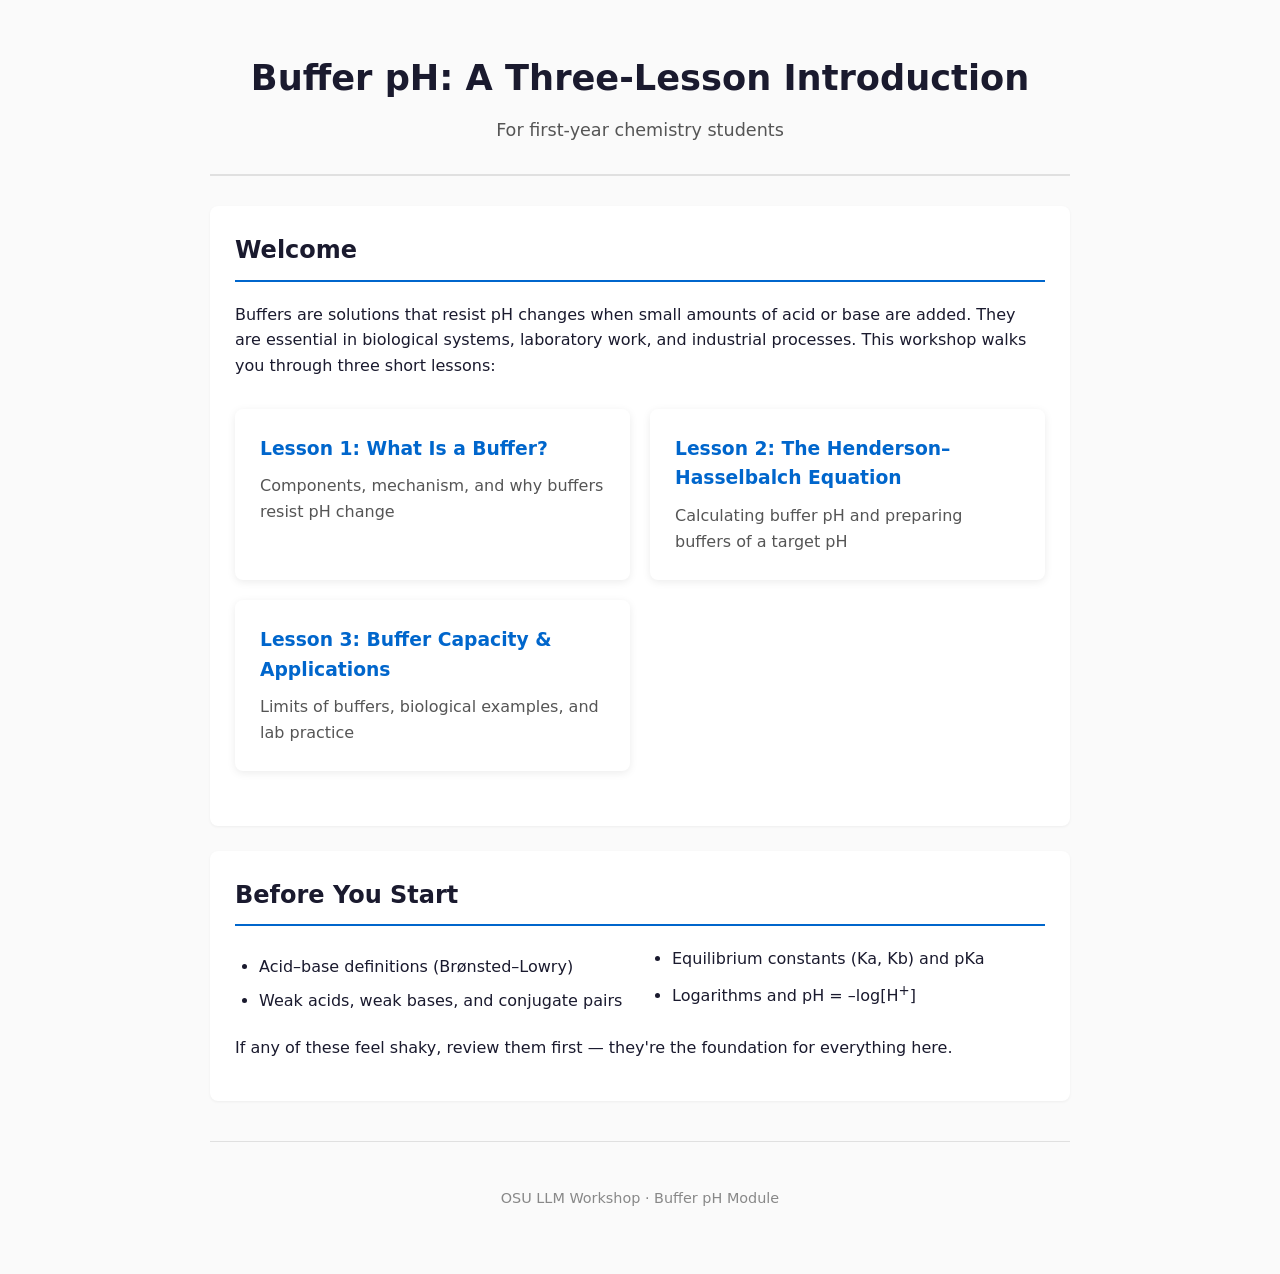
<file: index.html>
<!doctype html>
<html lang="en">
<head>
<meta charset="utf-8">
<meta name="viewport" content="width=device-width, initial-scale=1">
<title>Buffer pH — Workshop</title>
<link rel="stylesheet" href="style.css">
</head>
<body>
<header>
  <h1>Buffer pH: A Three-Lesson Introduction</h1>
  <p class="subtitle">For first-year chemistry students</p>
</header>

<main>
  <section class="intro">
    <h2>Welcome</h2>
    <p>Buffers are solutions that resist pH changes when small amounts of acid or base are added. They are essential in biological systems, laboratory work, and industrial processes. This workshop walks you through three short lessons:</p>
    
    <nav class="lesson-links">
      <a href="lesson1.html" class="lesson-card">
        <h3>Lesson 1: What Is a Buffer?</h3>
        <p>Components, mechanism, and why buffers resist pH change</p>
      </a>
      <a href="lesson2.html" class="lesson-card">
        <h3>Lesson 2: The Henderson–Hasselbalch Equation</h3>
        <p>Calculating buffer pH and preparing buffers of a target pH</p>
      </a>
      <a href="lesson3.html" class="lesson-card">
        <h3>Lesson 3: Buffer Capacity & Applications</h3>
        <p>Limits of buffers, biological examples, and lab practice</p>
      </a>
    </nav>
  </section>

  <section class="prerequisites">
    <h2>Before You Start</h2>
    <ul>
      <li>Acid–base definitions (Brønsted–Lowry)</li>
      <li>Weak acids, weak bases, and conjugate pairs</li>
      <li>Equilibrium constants (Ka, Kb) and pKa</li>
      <li>Logarithms and pH = –log[H<sup>+</sup>]</li>
    </ul>
    <p>If any of these feel shaky, review them first — they're the foundation for everything here.</p>
  </section>
</main>

<footer>
  <p>OSU LLM Workshop · Buffer pH Module</p>
</footer>
</body>
</html>
</file>
<file: style.css>
/* Buffer pH Workshop Styles */

* {
  box-sizing: border-box;
}

body {
  font-family: system-ui, -apple-system, "Segoe UI", Roboto, sans-serif;
  line-height: 1.6;
  color: #1a1a2e;
  max-width: 900px;
  margin: 0 auto;
  padding: 20px;
  background: #fafafa;
}

header {
  text-align: center;
  padding: 30px 0;
  border-bottom: 2px solid #e0e0e0;
  margin-bottom: 30px;
}

header h1 {
  margin: 0 0 10px;
  font-size: 2.2rem;
  color: #1a1a2e;
}

.subtitle {
  margin: 0;
  color: #555;
  font-size: 1.1rem;
}

.breadcrumb {
  font-size: 0.9rem;
  color: #666;
  margin-bottom: 20px;
}

.breadcrumb a {
  color: #0066cc;
  text-decoration: none;
}

.breadcrumb a:hover {
  text-decoration: underline;
}

main section {
  background: white;
  padding: 25px;
  margin-bottom: 25px;
  border-radius: 8px;
  box-shadow: 0 1px 3px rgba(0,0,0,0.05);
}

main h2 {
  margin-top: 0;
  color: #1a1a2e;
  border-bottom: 2px solid #0066cc;
  padding-bottom: 10px;
}

main h3 {
  color: #2c3e50;
}

main h4 {
  color: #34495e;
}

p {
  margin: 1em 0;
}

ul, ol {
  padding-left: 1.5rem;
}

li {
  margin: 0.5em 0;
}

.key-concept {
  background: #e8f4fd;
  border-left: 4px solid #0066cc;
  padding: 15px 20px;
  margin: 20px 0;
  border-radius: 0 8px 8px 0;
}

.key-concept h3 {
  margin-top: 0;
  color: #0066cc;
}

.warning {
  background: #fff3cd;
  border-left: 4px solid #ffc107;
  padding: 15px 20px;
  margin: 20px 0;
  border-radius: 0 8px 8px 0;
}

.warning h3 {
  margin-top: 0;
  color: #856404;
}

.example {
  background: #f8f9fa;
  border: 1px solid #e9ecef;
  padding: 20px;
  margin: 20px 0;
  border-radius: 8px;
}

.example h3 {
  margin-top: 0;
  color: #495057;
}

.equation {
  font-family: "SF Mono", "Fira Code", "Consolas", monospace;
  background: #f1f3f5;
  padding: 8px 12px;
  border-radius: 4px;
  display: block;
  margin: 10px 0;
  overflow-x: auto;
}

.equation.highlight {
  background: #e8f4fd;
  font-weight: 600;
  font-size: 1.1em;
}

.note {
  font-size: 0.9em;
  color: #666;
  font-style: italic;
}

table {
  width: 100%;
  border-collapse: collapse;
  margin: 20px 0;
  font-size: 0.95rem;
}

th, td {
  padding: 10px 12px;
  text-align: left;
  border: 1px solid #dee2e6;
}

th {
  background: #f1f3f5;
  font-weight: 600;
}

tr:nth-child(even) {
  background: #f8f9fa;
}

.lesson-links {
  display: grid;
  grid-template-columns: repeat(auto-fit, minmax(260px, 1fr));
  gap: 20px;
  margin: 30px 0;
}

.lesson-card {
  display: block;
  background: white;
  padding: 25px;
  border-radius: 8px;
  box-shadow: 0 2px 8px rgba(0,0,0,0.08);
  text-decoration: none;
  color: inherit;
  transition: transform 0.2s, box-shadow 0.2s;
}

.lesson-card:hover {
  transform: translateY(-2px);
  box-shadow: 0 4px 16px rgba(0,0,0,0.12);
}

.lesson-card h3 {
  margin: 0 0 10px;
  color: #0066cc;
}

.lesson-card p {
  margin: 0;
  color: #555;
}

.prerequisites ul {
  columns: 2;
  column-gap: 40px;
}

.lesson-nav {
  display: flex;
  justify-content: space-between;
  margin-top: 30px;
  padding-top: 20px;
  border-top: 1px solid #e0e0e0;
}

.btn {
  display: inline-block;
  padding: 10px 20px;
  border-radius: 6px;
  text-decoration: none;
  font-weight: 600;
  transition: background 0.2s;
}

.btn.primary {
  background: #0066cc;
  color: white;
}

.btn.primary:hover {
  background: #0052a3;
}

.btn:not(.primary) {
  background: #f1f3f5;
  color: #1a1a2e;
}

.btn:not(.primary):hover {
  background: #e9ecef;
}

.mechanism {
  background: #f8f9fa;
  padding: 20px;
  border-radius: 8px;
  margin: 20px 0;
}

.mechanism h4 {
  margin-top: 20px;
  margin-bottom: 5px;
}

.mechanism h4:first-child {
  margin-top: 0;
}

.reaction {
  font-family: "SF Mono", "Fira Code", "Consolas", monospace;
  font-size: 1.1em;
  font-weight: 600;
  color: #0066cc;
  background: #e8f4fd;
  padding: 8px 12px;
  border-radius: 4px;
  display: inline-block;
  margin: 5px 0;
}

footer {
  text-align: center;
  padding: 30px 0;
  color: #888;
  font-size: 0.9rem;
  border-top: 1px solid #e0e0e0;
  margin-top: 40px;
}

/* Socratic question blocks - some base styling before JS enhances them */
.socratic {
  /* JS will style these, but provide fallback */
  border: 1px solid #c9d6d4;
  border-left: 4px solid #0d6a65;
  border-radius: 10px;
  padding: 14px 16px;
  margin: 20px 0;
  background: #f6faf9;
  color: #15242a;
}

@media (prefers-color-scheme: dark) {
  body {
    background: #1a1a2e;
    color: #eaeaea;
  }
  
  main section {
    background: #222436;
    box-shadow: 0 1px 3px rgba(0,0,0,0.3);
  }
  
  header {
    border-bottom-color: #333;
  }
  
  .subtitle, .breadcrumb, .note, footer {
    color: #aaa;
  }
  
  .breadcrumb a {
    color: #6ab0f3;
  }
  
  h2, h3, h4 {
    color: #eaeaea !important;
  }
  
  .key-concept {
    background: #1e3a5f;
    border-left-color: #6ab0f3;
  }
  
  .key-concept h3 {
    color: #6ab0f3;
  }
  
  .warning {
    background: #3d3a1e;
    border-left-color: #ffc107;
  }
  
  .warning h3 {
    color: #ffc107;
  }
  
  .example {
    background: #2a2d42;
    border-color: #3a3d5a;
  }
  
  .example h3 {
    color: #b0c4de;
  }
  
  .equation {
    background: #2a2d42;
  }
  
  .equation.highlight {
    background: #1e3a5f;
  }
  
  table {
    border-color: #3a3d5a;
  }
  
  th {
    background: #2a2d42;
  }
  
  tr:nth-child(even) {
    background: #222436;
  }
  
  td, th {
    border-color: #3a3d5a;
  }
  
  .lesson-card {
    background: #2a2d42;
    box-shadow: 0 2px 8px rgba(0,0,0,0.3);
  }
  
  .lesson-card h3 {
    color: #6ab0f3;
  }
  
  .lesson-card p {
    color: #ccc;
  }
  
  .mechanism {
    background: #2a2d42;
  }
  
  .reaction {
    background: #1e3a5f;
    color: #6ab0f3;
  }
  
  .btn:not(.primary) {
    background: #3a3d5a;
    color: #eaeaea;
  }
  
  .btn:not(.primary):hover {
    background: #4a4d6a;
  }
  
  .lesson-nav {
    border-top-color: #3a3d5a;
  }
  
  .socratic {
    background: #152328;
    color: #e3ecec;
    border-color: #27383e;
    border-left-color: #62c4ba;
  }
}
</file>
